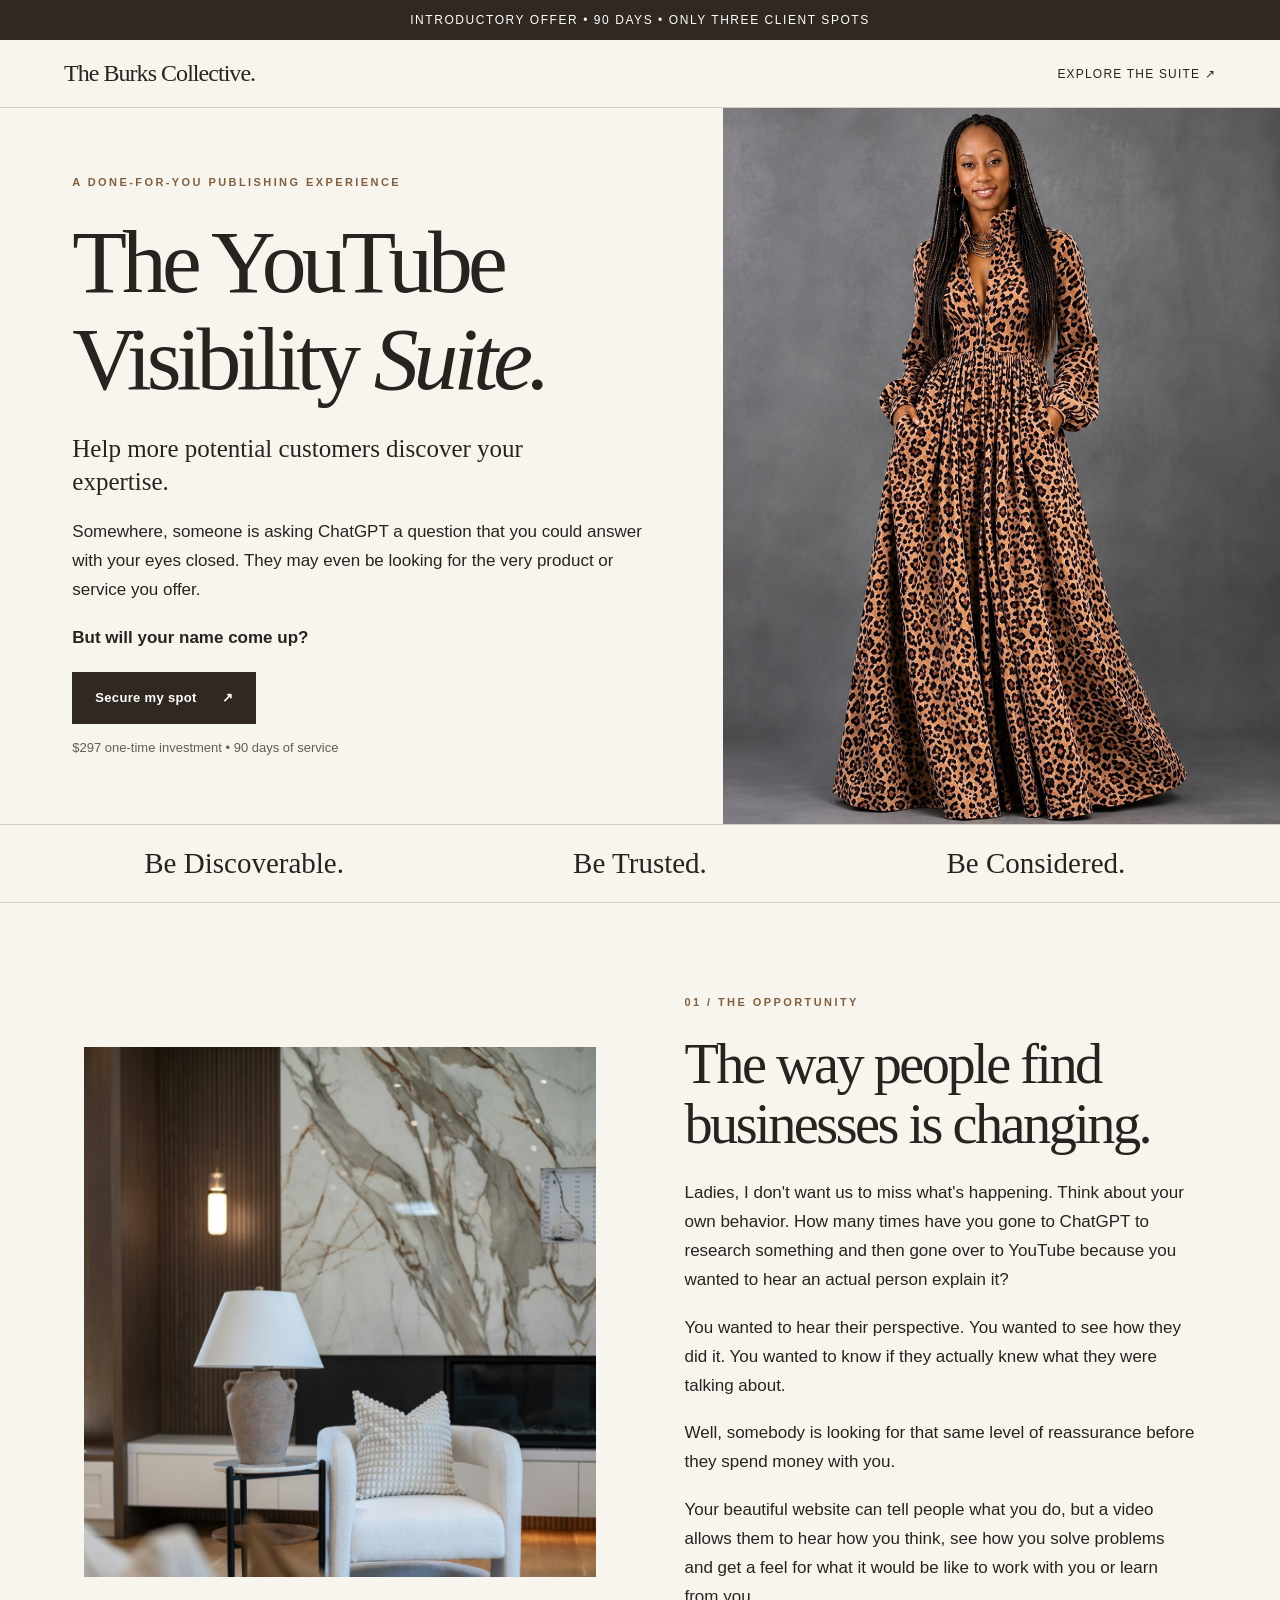
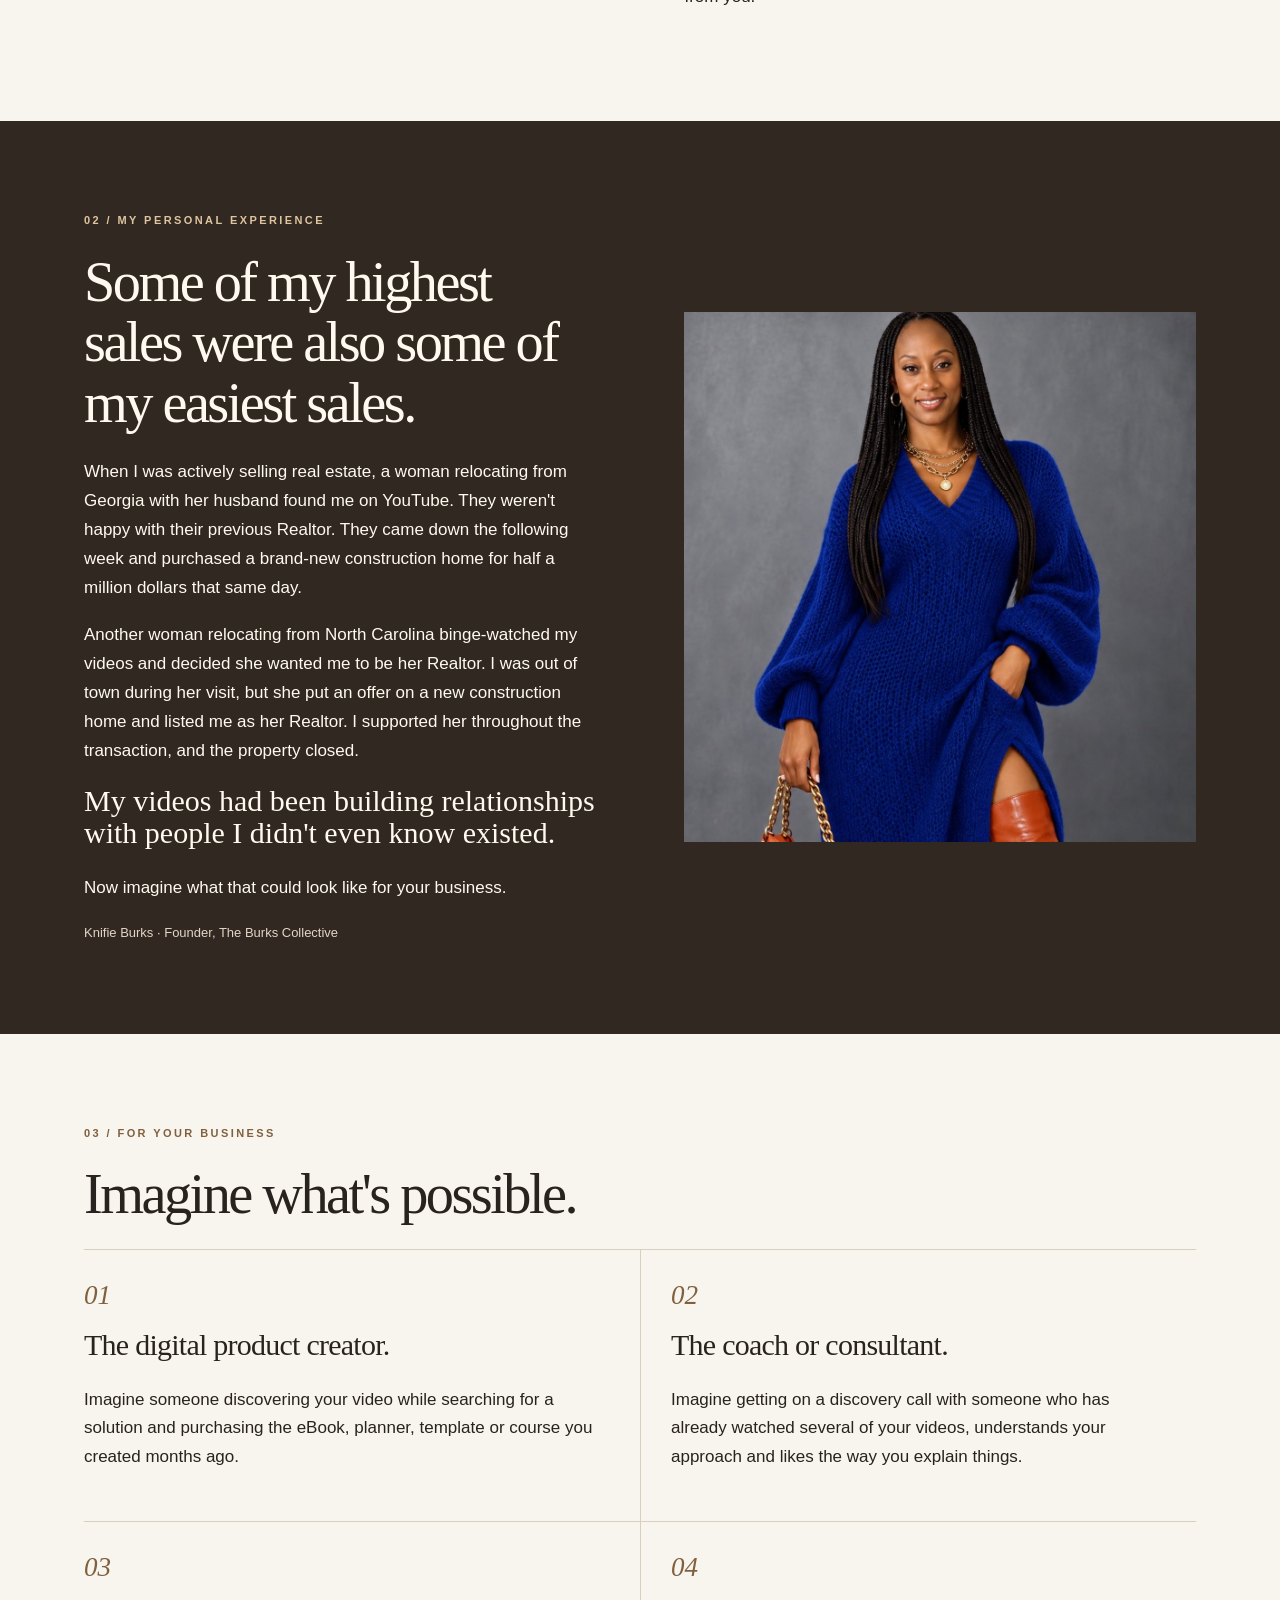
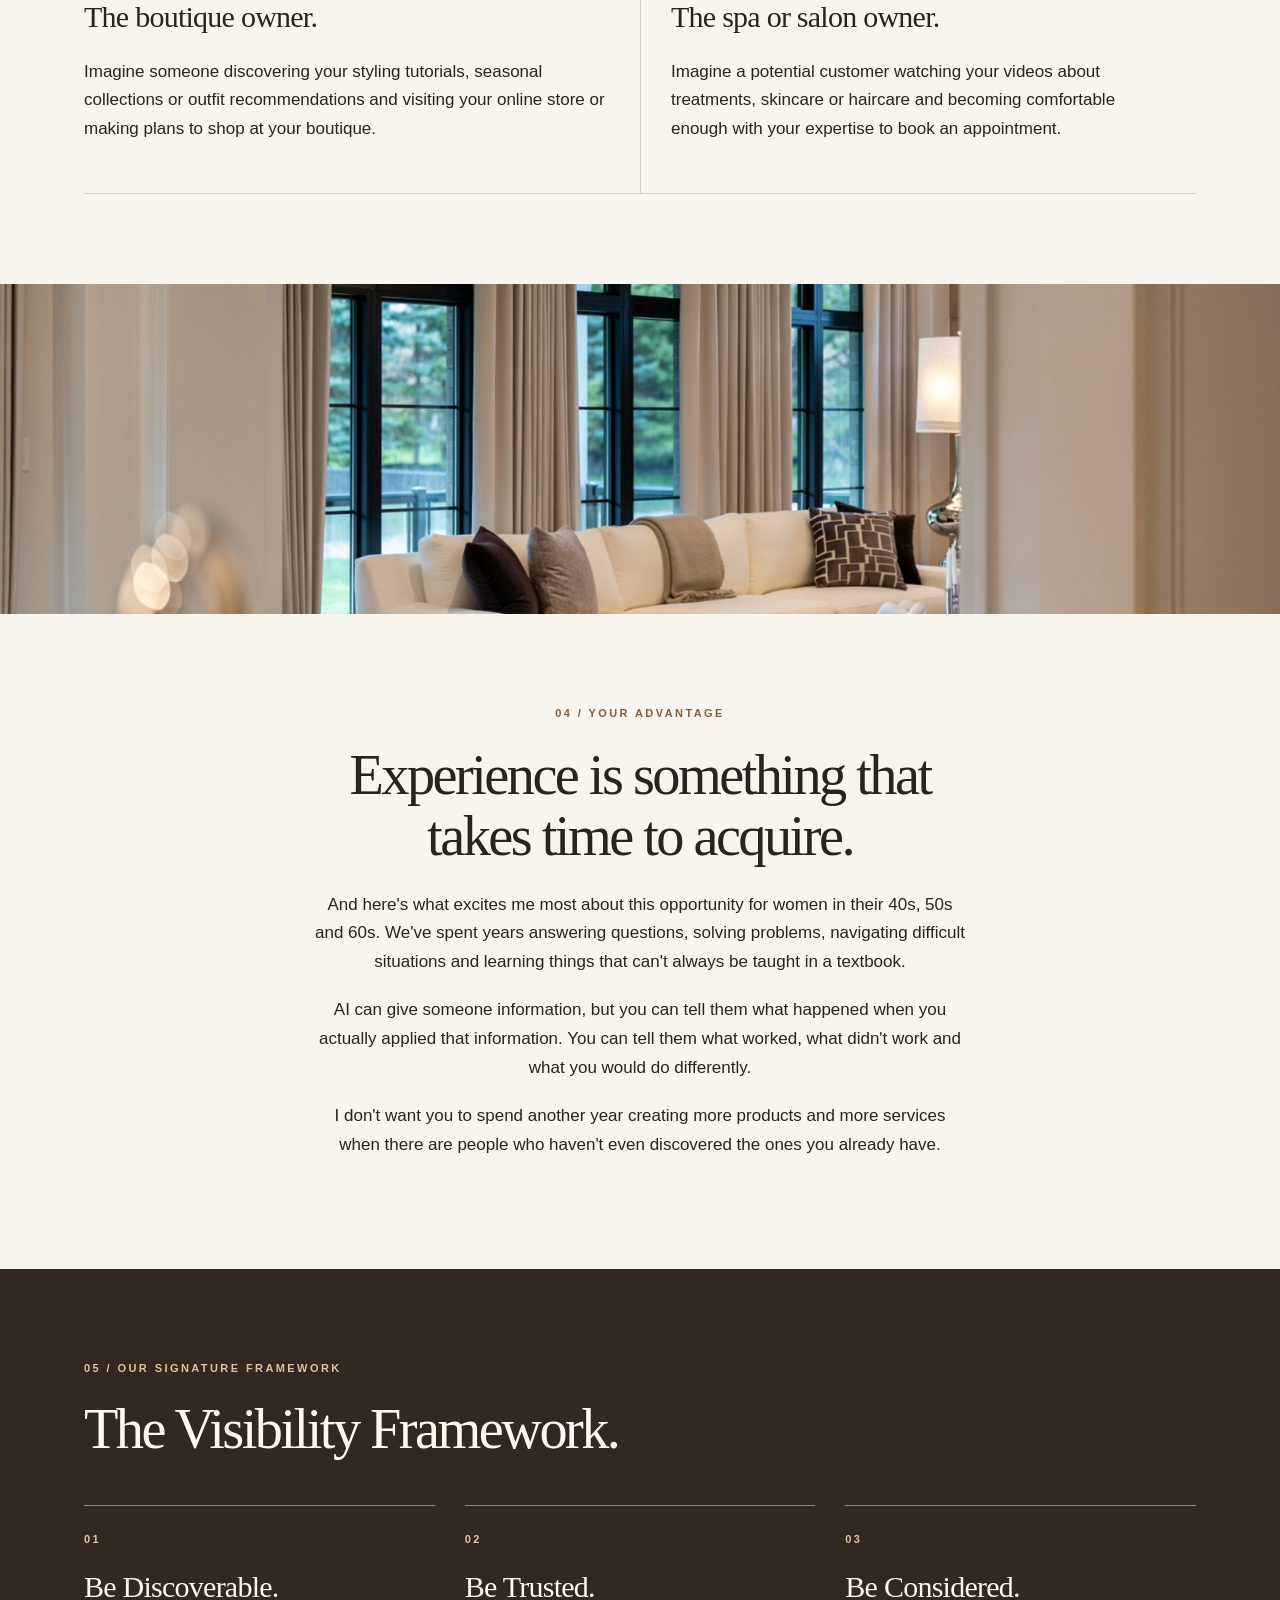
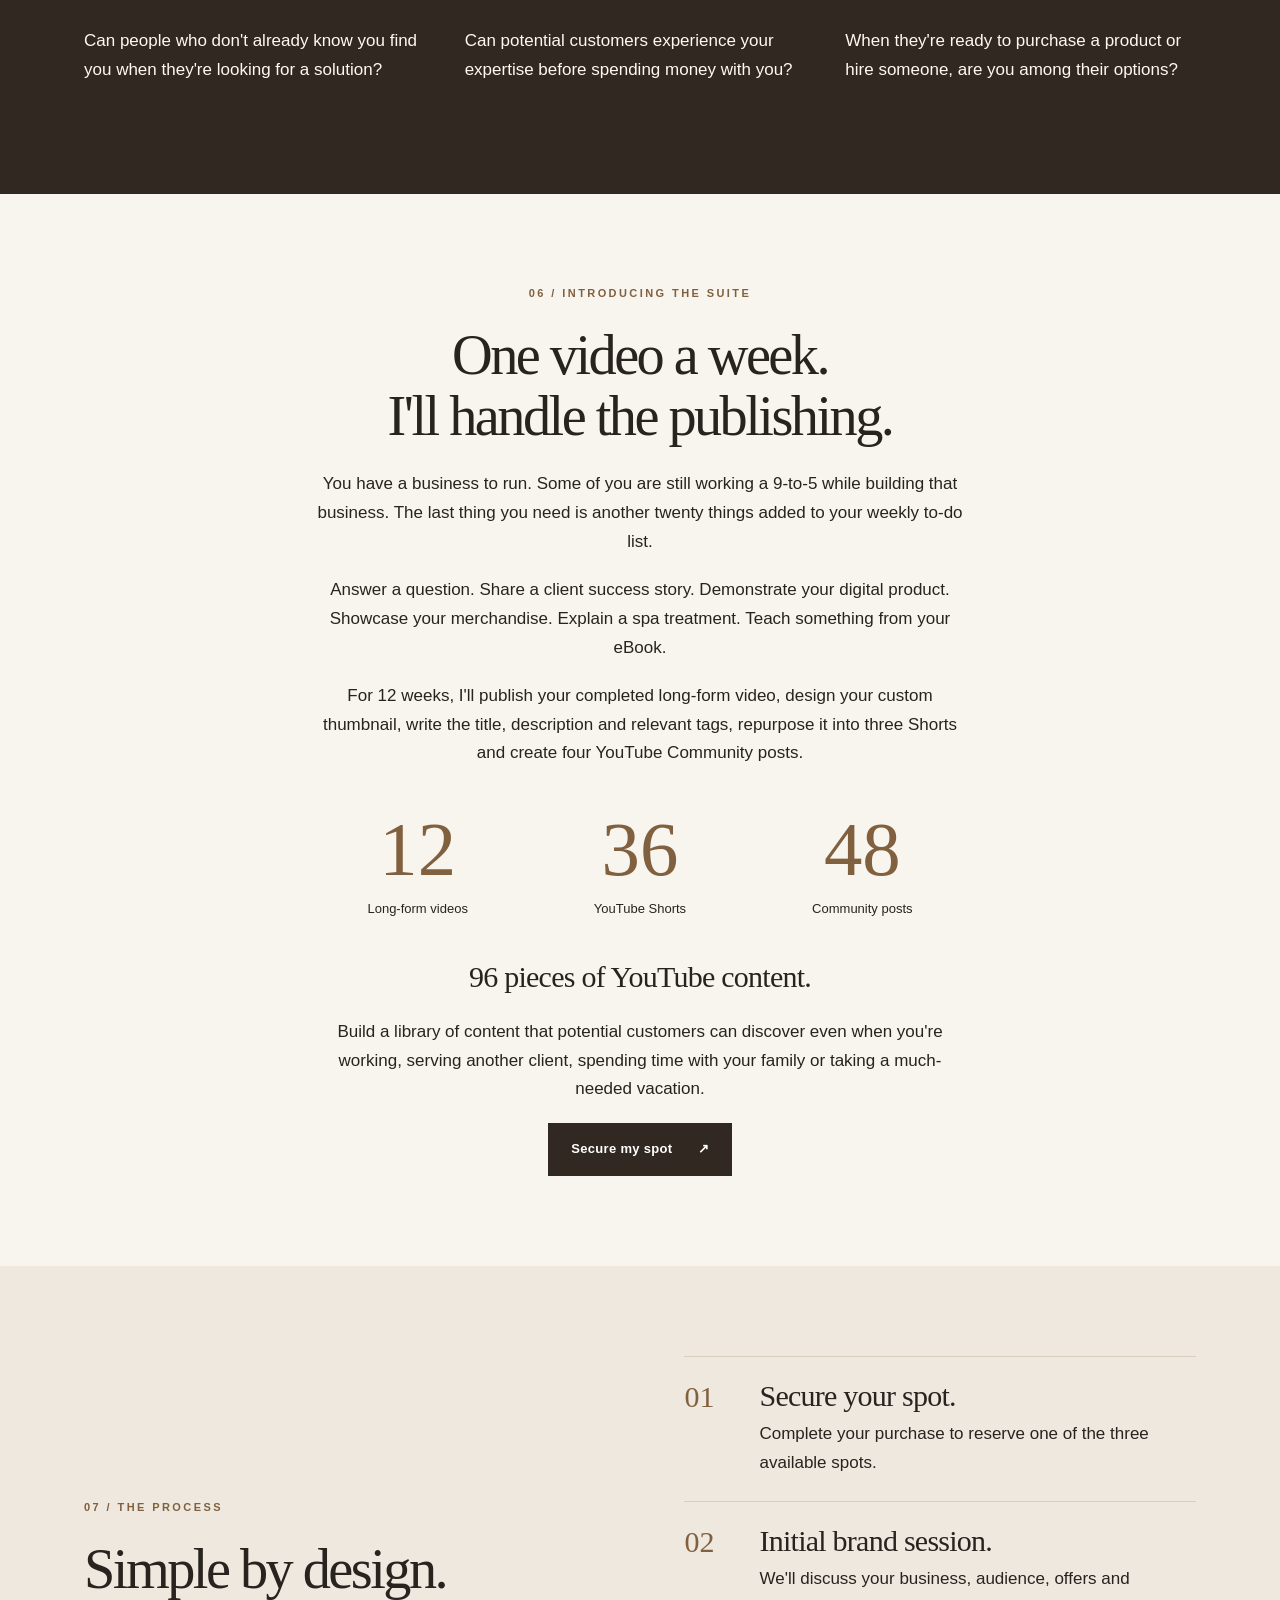
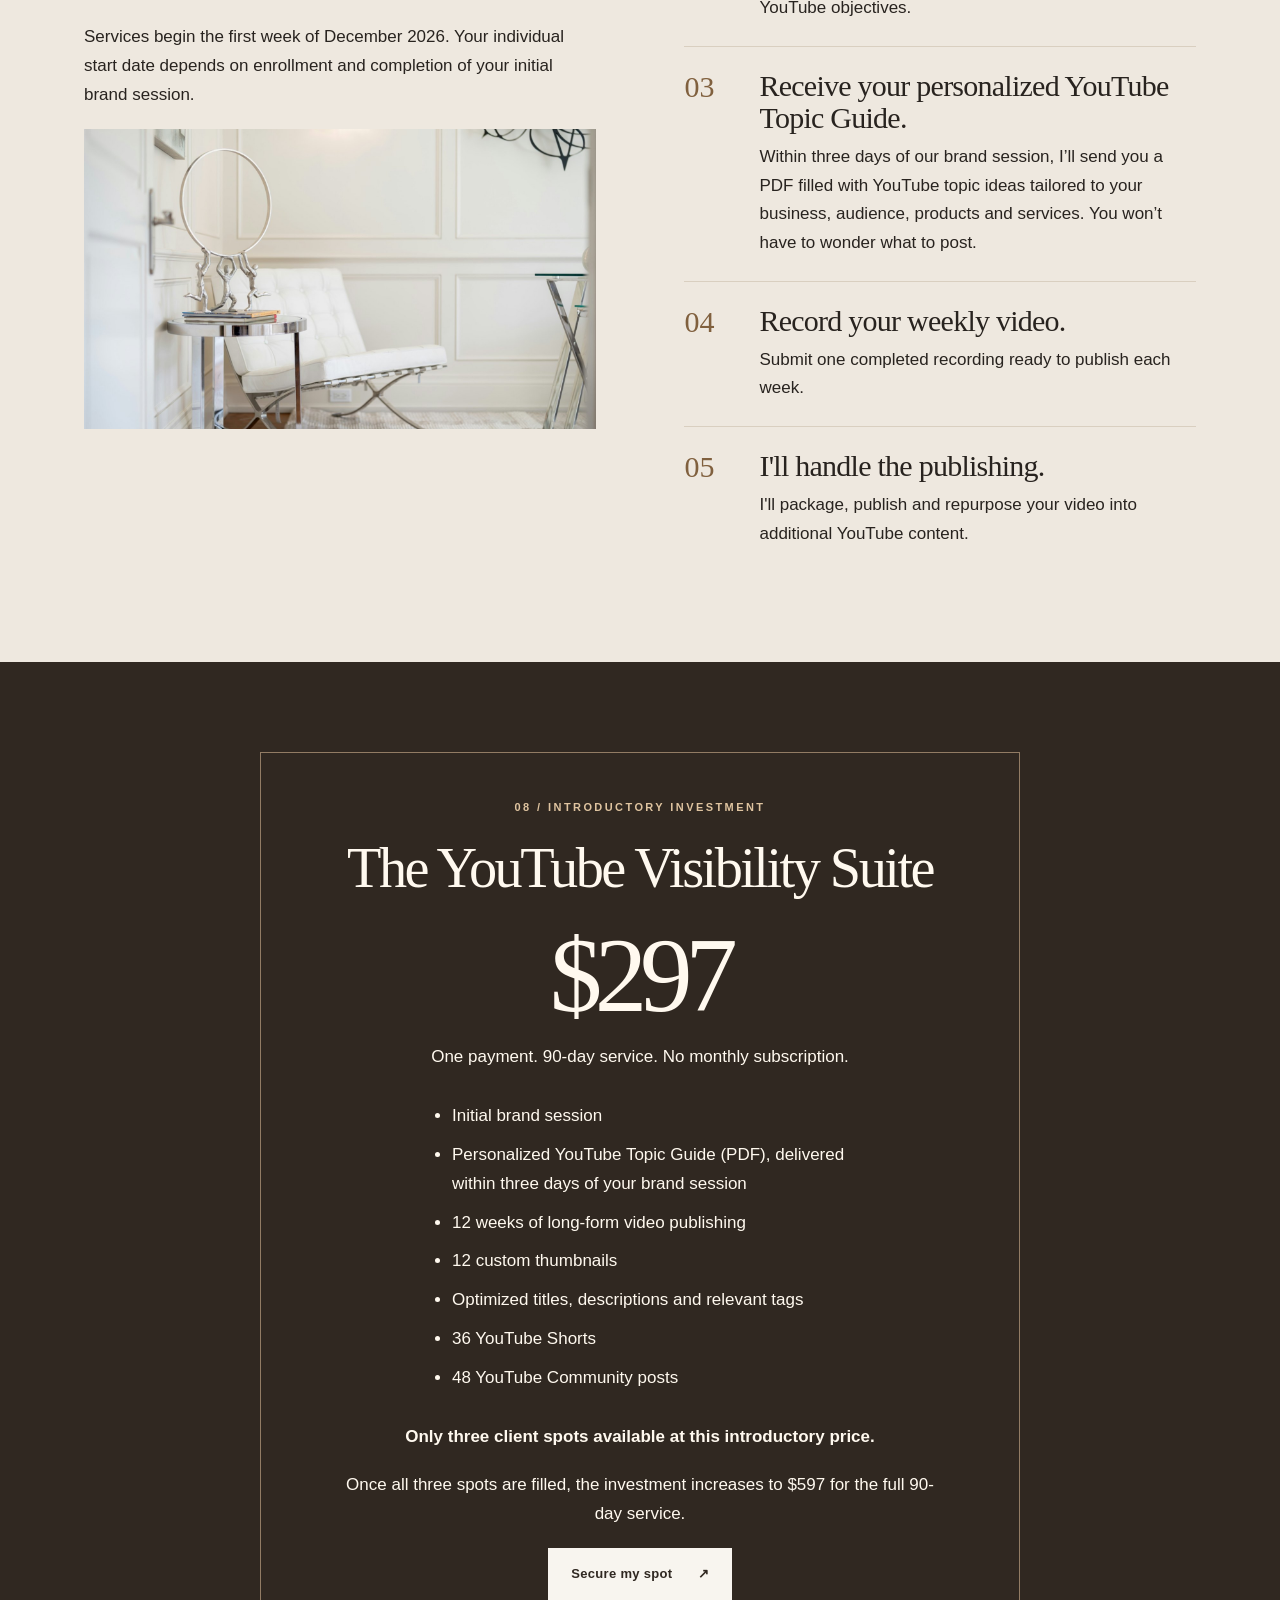
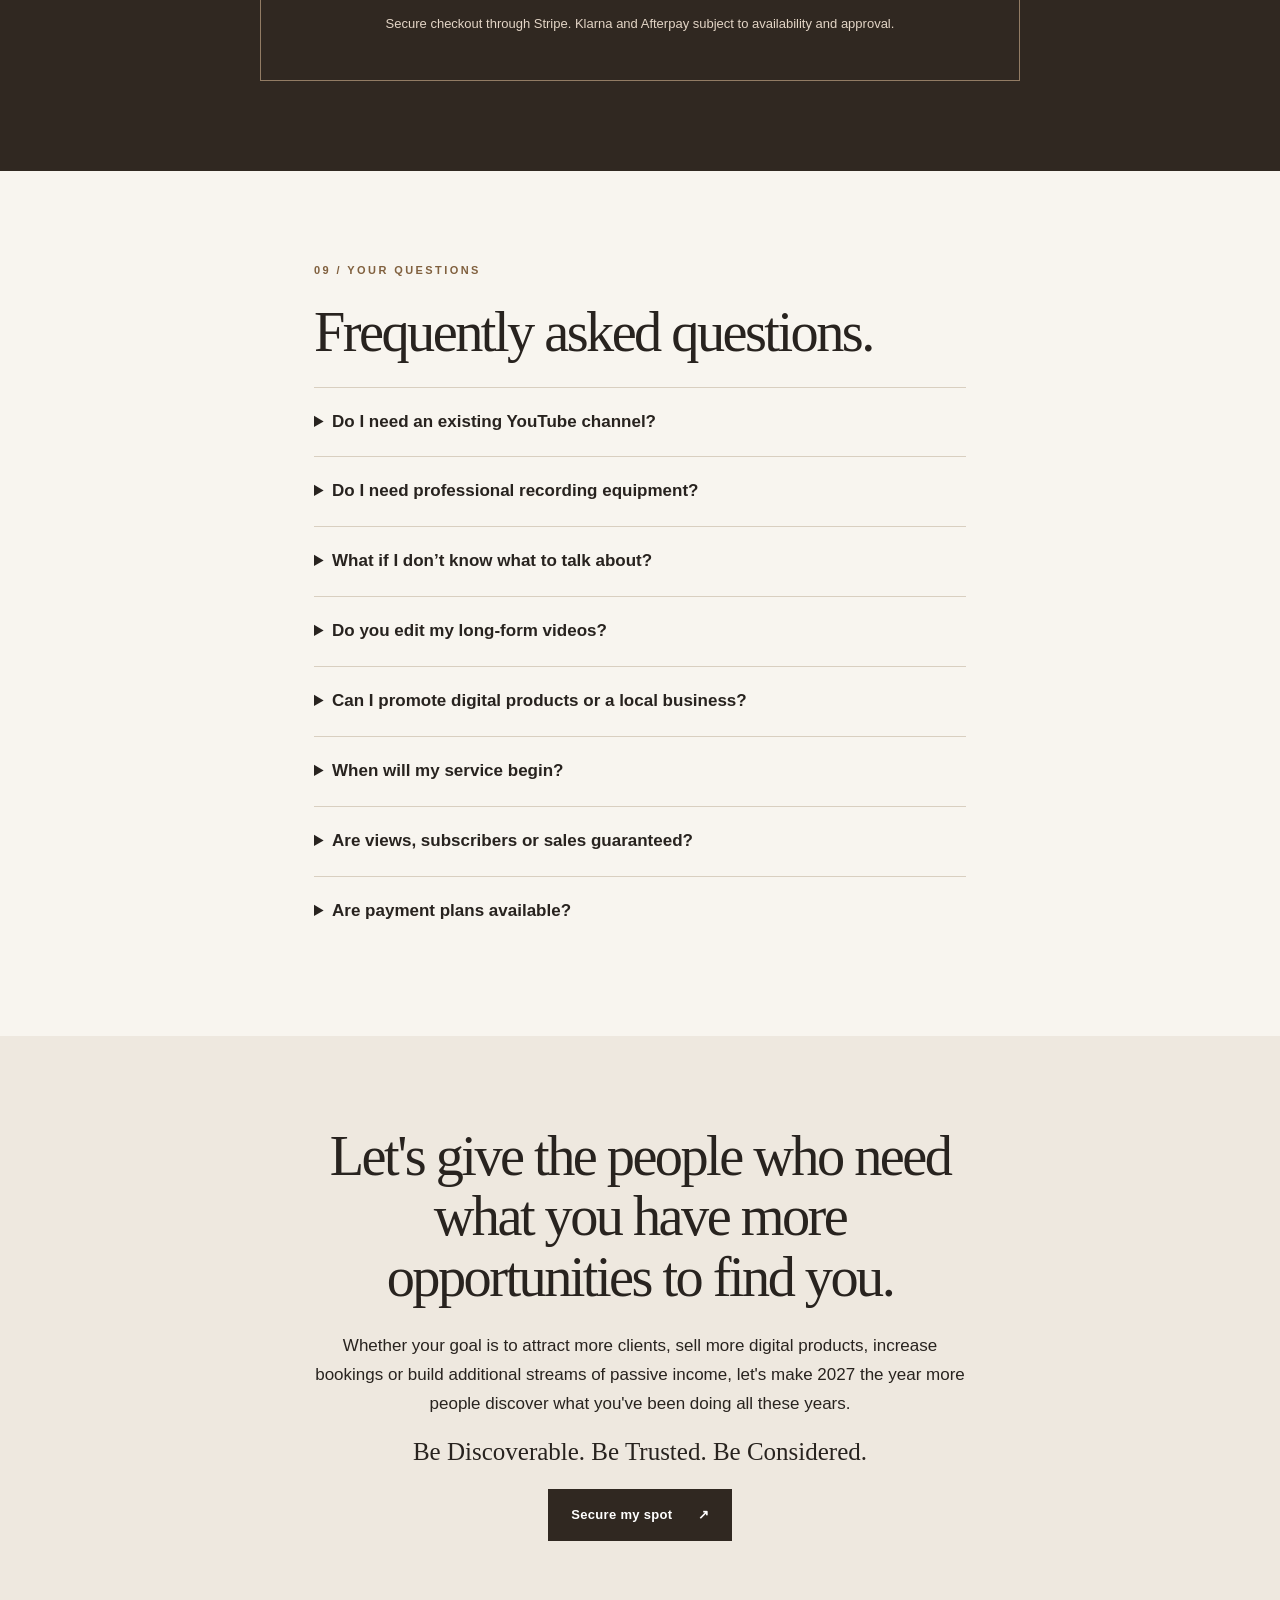
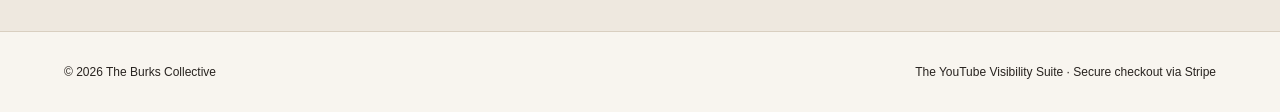
<file: index.html>
<!doctype html><html lang="en"><head><meta charset="utf-8"><meta name="viewport" content="width=device-width, initial-scale=1"><title>The YouTube Visibility Suite | The Burks Collective</title><meta name="description" content="90 days of done-for-you YouTube publishing and content repurposing for women business owners."><meta property="og:title" content="The YouTube Visibility Suite"><meta property="og:description" content="Help more potential customers discover your expertise."><meta property="og:image" content="https://theburkscollective.com/assets/hero.jpg"><style>
:root{--paper:#f8f5ef;--ink:#28231f;--gold:#80603e;--line:#d9cfc0}*{box-sizing:border-box}html{scroll-behavior:smooth}body{margin:0;background:var(--paper);color:var(--ink);font:17px/1.7 Arial,sans-serif}h1,h2,h3,.serif{font-family:Georgia,'Times New Roman',serif;font-weight:400;line-height:1.08;margin:0 0 24px}h1{font-size:clamp(54px,7vw,108px);letter-spacing:-.055em}h2{font-size:clamp(36px,4.4vw,66px);letter-spacing:-.045em}h3{font-size:30px;letter-spacing:-.025em}p{margin:0 0 19px}img{display:block;width:100%;height:100%;object-fit:cover}a{color:inherit}.wrap{max-width:1240px;margin:auto;padding:0 5%}.eyebrow{font-size:11px;font-weight:bold;letter-spacing:.22em;text-transform:uppercase;color:var(--gold);margin-bottom:22px}.nav{display:flex;align-items:center;justify-content:space-between;gap:20px;padding:20px 5%;border-bottom:1px solid var(--line)}.brand{font:24px Georgia,serif;letter-spacing:-.04em}.nav a{text-decoration:none;font-size:12px;text-transform:uppercase;letter-spacing:.1em}.announcement{text-align:center;background:#302821;color:white;padding:10px 16px;font-size:12px;letter-spacing:.13em;text-transform:uppercase}.hero{display:grid;grid-template-columns:1.13fr .87fr;min-height:670px}.hero-copy{padding:65px 8% 65px 10%;align-self:center}.hero-photo{min-height:620px;position:relative}.hero-photo img{object-position:center 22%}.hero .lead{font:25px/1.35 Georgia,serif;max-width:540px}.btn{display:inline-flex;align-items:center;justify-content:space-between;gap:25px;background:#302821;color:white;padding:17px 23px;text-decoration:none;font-size:13px;font-weight:bold;letter-spacing:.025em;line-height:1.4}.btn:hover{background:#725438}.btn:focus-visible,a:focus-visible,summary:focus-visible{outline:3px solid #b67c42;outline-offset:4px}.micro{font-size:13px;margin:13px 0 0;color:#655c52}.strip{display:grid;grid-template-columns:repeat(3,1fr);border-block:1px solid var(--line);text-align:center;padding:22px 4%;gap:10px;font:clamp(17px,2.4vw,29px) Georgia,serif}.section{padding:90px 0}.split{display:grid;grid-template-columns:1fr 1fr;gap:8%;align-items:center}.photo{height:530px}.photo img{object-position:center 23%}.narrow{max-width:780px;margin:auto}.center{text-align:center}.dark{background:#302821;color:#fff9ef}.dark .eyebrow{color:#dfc4a0}.dark .micro{color:#e3d5c6}.dark .btn{background:#f8f5ef;color:#302821}.grid{display:grid;grid-template-columns:repeat(2,1fr);gap:0;border-top:1px solid var(--line)}.grid article{padding:30px 30px 30px 0;border-bottom:1px solid var(--line)}.grid article:nth-child(even){padding-left:30px;border-left:1px solid var(--line)}.num{font:italic 27px Georgia,serif;color:var(--gold);margin-bottom:18px}.framework{display:grid;grid-template-columns:repeat(3,1fr);gap:30px;margin-top:45px}.framework article{border-top:1px solid #9e8266;padding-top:24px}.stats{display:grid;grid-template-columns:repeat(3,1fr);gap:15px;margin:38px 0;text-align:center}.stats strong{display:block;font:clamp(42px,6vw,78px) Georgia,serif;color:var(--gold)}.stats span{font-size:13px}.steps{counter-reset:steps}.steps article{border-top:1px solid var(--line);padding:23px 0;display:grid;grid-template-columns:65px 1fr;gap:10px}.steps article:before{counter-increment:steps;content:'0' counter(steps);font:30px Georgia,serif;color:var(--gold)}.steps h3{margin-bottom:8px}.steps p{margin:0}.price{font:105px/1 Georgia,serif;letter-spacing:-.07em;margin:15px 0}.offer{border:1px solid #927c64;padding:45px 7%;max-width:760px;margin:auto}.offer ul{text-align:left;max-width:420px;margin:25px auto;padding-left:22px}.offer li{padding:5px 0}.faq details{border-top:1px solid var(--line);padding:20px 0}.faq summary{cursor:pointer;font-weight:bold}.faq details p{margin:12px 0 0}.band{height:330px;overflow:hidden}.band img{object-position:center 55%}footer{padding:30px 5%;border-top:1px solid var(--line);font-size:12px;display:flex;justify-content:space-between;gap:20px} @media(max-width:760px){.hero,.split{grid-template-columns:1fr;gap:25px}.hero-copy{padding:45px 6%}.hero-photo{min-height:0;height:490px}.hero-photo img{object-position:center 20%}.section{padding:58px 0}.photo{height:420px}.framework{grid-template-columns:1fr;gap:12px}.grid{grid-template-columns:1fr}.grid article,.grid article:nth-child(even){padding:25px 0;border-left:0}.nav{padding:15px 5%}.brand{font-size:20px}.nav a{font-size:10px}.offer{padding:32px 6%}.price{font-size:85px}.band{height:210px}footer{flex-direction:column}.btn{max-width:100%}.hero .lead{font-size:23px}}
</style></head><body><div class="announcement">Introductory offer • 90 days • Only three client spots</div><header class="nav"><div class="brand">The Burks Collective.</div><a href="#investment">Explore the suite ↗</a></header><main>
<section class="hero"><div class="hero-copy"><div class="eyebrow">A done-for-you publishing experience</div><h1>The YouTube<br>Visibility <i>Suite.</i></h1><p class="lead">Help more potential customers discover your expertise.</p><p>Somewhere, someone is asking ChatGPT a question that you could answer with your eyes closed. They may even be looking for the very product or service you offer.</p><p><strong>But will your name come up?</strong></p><a class="btn" href="https://buy.stripe.com/bJefZhe3w3zC3Kn6tubZe13">Secure my spot <span>↗</span></a><p class="micro">$297 one-time investment • 90 days of service</p></div><div class="hero-photo"><img src="assets/hero.jpg" alt="Knifie Burks in a leopard-print dress"></div></section>
<div class="strip"><span>Be Discoverable.</span><span>Be Trusted.</span><span>Be Considered.</span></div>
<section class="section"><div class="wrap split"><div class="photo"><img loading="lazy" src="assets/detail.jpg" alt="Refined neutral sitting room"></div><div><div class="eyebrow">01 / The opportunity</div><h2>The way people find businesses is changing.</h2><p>Ladies, I don't want us to miss what's happening. Think about your own behavior. How many times have you gone to ChatGPT to research something and then gone over to YouTube because you wanted to hear an actual person explain it?</p><p>You wanted to hear their perspective. You wanted to see how they did it. You wanted to know if they actually knew what they were talking about.</p><p>Well, somebody is looking for that same level of reassurance before they spend money with you.</p><p>Your beautiful website can tell people what you do, but a video allows them to hear how you think, see how you solve problems and get a feel for what it would be like to work with you or learn from you.</p></div></div></section>
<section class="section dark"><div class="wrap split"><div><div class="eyebrow">02 / My personal experience</div><h2>Some of my highest sales were also some of my easiest sales.</h2><p>When I was actively selling real estate, a woman relocating from Georgia with her husband found me on YouTube. They weren't happy with their previous Realtor. They came down the following week and purchased a brand-new construction home for half a million dollars that same day.</p><p>Another woman relocating from North Carolina binge-watched my videos and decided she wanted me to be her Realtor. I was out of town during her visit, but she put an offer on a new construction home and listed me as her Realtor. I supported her throughout the transaction, and the property closed.</p><p class="serif" style="font-size:30px">My videos had been building relationships with people I didn't even know existed.</p><p>Now imagine what that could look like for your business.</p><p class="micro">Knifie Burks · Founder, The Burks Collective</p></div><div class="photo"><img loading="lazy" src="assets/story.jpg" alt="Knifie Burks in a royal blue knit dress"></div></div></section>
<section class="section"><div class="wrap"><div class="eyebrow">03 / For your business</div><h2>Imagine what's possible.</h2><div class="grid"><article><div class="num">01</div><h3>The digital product creator.</h3><p>Imagine someone discovering your video while searching for a solution and purchasing the eBook, planner, template or course you created months ago.</p></article><article><div class="num">02</div><h3>The coach or consultant.</h3><p>Imagine getting on a discovery call with someone who has already watched several of your videos, understands your approach and likes the way you explain things.</p></article><article><div class="num">03</div><h3>The boutique owner.</h3><p>Imagine someone discovering your styling tutorials, seasonal collections or outfit recommendations and visiting your online store or making plans to shop at your boutique.</p></article><article><div class="num">04</div><h3>The spa or salon owner.</h3><p>Imagine a potential customer watching your videos about treatments, skincare or haircare and becoming comfortable enough with your expertise to book an appointment.</p></article></div></div></section>
<div class="band"><img loading="lazy" src="assets/interior.jpg" alt="Elegant sunlit living room"></div>
<section class="section"><div class="wrap narrow center"><div class="eyebrow">04 / Your advantage</div><h2>Experience is something that takes time to acquire.</h2><p>And here's what excites me most about this opportunity for women in their 40s, 50s and 60s. We've spent years answering questions, solving problems, navigating difficult situations and learning things that can't always be taught in a textbook.</p><p>AI can give someone information, but you can tell them what happened when you actually applied that information. You can tell them what worked, what didn't work and what you would do differently.</p><p>I don't want you to spend another year creating more products and more services when there are people who haven't even discovered the ones you already have.</p></div></section>
<section class="section dark"><div class="wrap"><div class="eyebrow">05 / Our signature framework</div><h2>The Visibility Framework.</h2><div class="framework"><article><div class="eyebrow">01</div><h3>Be Discoverable.</h3><p>Can people who don't already know you find you when they're looking for a solution?</p></article><article><div class="eyebrow">02</div><h3>Be Trusted.</h3><p>Can potential customers experience your expertise before spending money with you?</p></article><article><div class="eyebrow">03</div><h3>Be Considered.</h3><p>When they're ready to purchase a product or hire someone, are you among their options?</p></article></div></div></section>
<section class="section"><div class="wrap narrow center"><div class="eyebrow">06 / Introducing the suite</div><h2>One video a week.<br>I'll handle the publishing.</h2><p>You have a business to run. Some of you are still working a 9-to-5 while building that business. The last thing you need is another twenty things added to your weekly to-do list.</p><p>Answer a question. Share a client success story. Demonstrate your digital product. Showcase your merchandise. Explain a spa treatment. Teach something from your eBook.</p><p>For 12 weeks, I'll publish your completed long-form video, design your custom thumbnail, write the title, description and relevant tags, repurpose it into three Shorts and create four YouTube Community posts.</p><div class="stats"><div><strong>12</strong><span>Long-form videos</span></div><div><strong>36</strong><span>YouTube Shorts</span></div><div><strong>48</strong><span>Community posts</span></div></div><h3>96 pieces of YouTube content.</h3><p>Build a library of content that potential customers can discover even when you're working, serving another client, spending time with your family or taking a much-needed vacation.</p><a class="btn" href="https://buy.stripe.com/bJefZhe3w3zC3Kn6tubZe13">Secure my spot <span>↗</span></a></div></section>
<section class="section" style="background:#eee8df"><div class="wrap split"><div><div class="eyebrow">07 / The process</div><h2>Simple by design.</h2><p>Services begin the first week of December 2026. Your individual start date depends on enrollment and completion of your initial brand session.</p><div class="photo" style="height:300px"><img loading="lazy" src="assets/closing.jpg" alt="Minimal cream interior with sculptural decor"></div></div><div class="steps"><article><div><h3>Secure your spot.</h3><p>Complete your purchase to reserve one of the three available spots.</p></div></article><article><div><h3>Initial brand session.</h3><p>We'll discuss your business, audience, offers and YouTube objectives.</p></div></article><article><div><h3>Receive your personalized YouTube Topic Guide.</h3><p>Within three days of our brand session, I’ll send you a PDF filled with YouTube topic ideas tailored to your business, audience, products and services. You won’t have to wonder what to post.</p></div></article><article><div><h3>Record your weekly video.</h3><p>Submit one completed recording ready to publish each week.</p></div></article><article><div><h3>I'll handle the publishing.</h3><p>I'll package, publish and repurpose your video into additional YouTube content.</p></div></article></div></div></section>
<section id="investment" class="section dark"><div class="wrap center"><div class="offer"><div class="eyebrow">08 / Introductory investment</div><h2>The YouTube Visibility Suite</h2><div class="price">$297</div><p>One payment. 90-day service. No monthly subscription.</p><ul><li>Initial brand session</li><li>Personalized YouTube Topic Guide (PDF), delivered within three days of your brand session</li><li>12 weeks of long-form video publishing</li><li>12 custom thumbnails</li><li>Optimized titles, descriptions and relevant tags</li><li>36 YouTube Shorts</li><li>48 YouTube Community posts</li></ul><p><strong>Only three client spots available at this introductory price.</strong></p><p>Once all three spots are filled, the investment increases to $597 for the full 90-day service.</p><a class="btn" href="https://buy.stripe.com/bJefZhe3w3zC3Kn6tubZe13">Secure my spot <span>↗</span></a><p class="micro">Secure checkout through Stripe. Klarna and Afterpay subject to availability and approval.</p></div></div></section>
<section class="section faq"><div class="wrap narrow"><div class="eyebrow">09 / Your questions</div><h2>Frequently asked questions.</h2><details><summary>Do I need an existing YouTube channel?</summary><p>You will need a YouTube channel and appropriate publishing access before services begin.</p></details><details><summary>Do I need professional recording equipment?</summary><p>No. A smartphone, good lighting and clear audio are sufficient to begin.</p></details><details><summary>What if I don’t know what to talk about?</summary><p>Within three days of your initial brand session, you’ll receive a personalized PDF with YouTube topic ideas tailored to your business, audience and offers.</p></details><details><summary>Do you edit my long-form videos?</summary><p>No. You provide a completed recording ready for publishing. I handle packaging, publishing and short-form repurposing.</p></details><details><summary>Can I promote digital products or a local business?</summary><p>Yes. Demonstrate products, teach from your eBook, explain treatments, showcase merchandise or answer customer questions.</p></details><details><summary>When will my service begin?</summary><p>Services begin the first week of December 2026. Your individual start date depends on enrollment and your initial brand session.</p></details><details><summary>Are views, subscribers or sales guaranteed?</summary><p>No. Results depend on content quality, audience demand and viewer response.</p></details><details><summary>Are payment plans available?</summary><p>Eligible customers may use Klarna or Afterpay through Stripe, subject to availability and approval.</p></details></div></section>
<section class="section center" style="background:#eee8df"><div class="wrap narrow"><h2>Let's give the people who need what you have more opportunities to find you.</h2><p>Whether your goal is to attract more clients, sell more digital products, increase bookings or build additional streams of passive income, let's make 2027 the year more people discover what you've been doing all these years.</p><p class="serif" style="font-size:25px">Be Discoverable. Be Trusted. Be Considered.</p><a class="btn" href="https://buy.stripe.com/bJefZhe3w3zC3Kn6tubZe13">Secure my spot <span>↗</span></a></div></section></main><footer><span>© 2026 The Burks Collective</span><span>The YouTube Visibility Suite · Secure checkout via Stripe</span></footer></body></html>
</file>
